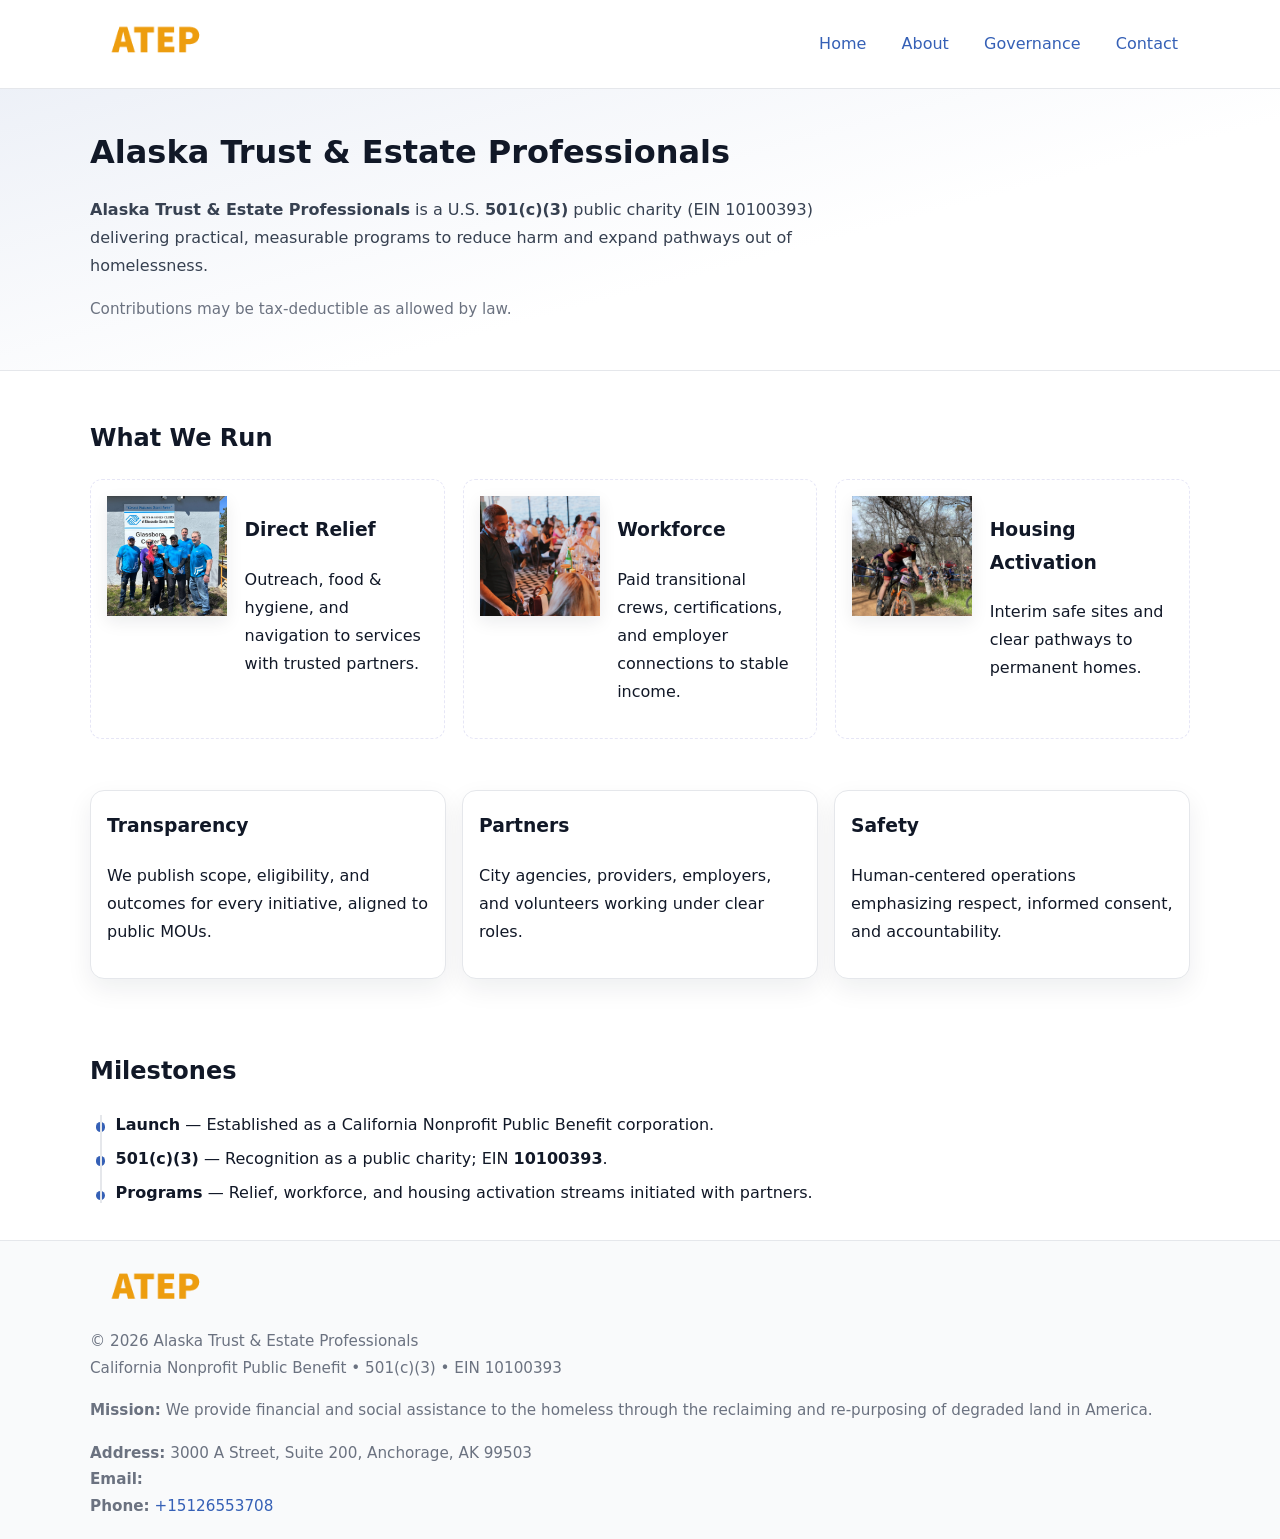
<file: index.html>
<!doctype html>
<html lang="en">
<head>
<meta charset="utf-8"/><meta name="viewport" content="width=device-width,initial-scale=1"/>
<title>Alaska Trust & Estate Professionals – Nonprofit • 2025</title>
<link rel="stylesheet" href="assets/styles.css"/><link rel="icon" href="images/logo.png">
<meta name="data-ein" content="10100393"><meta name="data-name" content="Alaska Trust & Estate Professionals">
<meta name="data-email" content=""><meta name="data-phone" content="+15126553708">
<meta name="data-address" content="3000 A Street, Suite 200,
Anchorage, AK 99503"><meta name="data-map" content="3000+A+Street,+Suite+200,+Anchorage,+AK+99503">
  <meta name="description" content="We are a 501(c)(3) organization advancing community services, education, and direct relief through transparent programs, local partnerships, and measurable outcomes.">
<meta name="facebook-domain-verification" content="b2ng6n2j41xcwxslhb72oczb3fsm0x" />
</head>
<body>
<div style="position:absolute;left:-9999px;top:-9999px;opacity:0" data-uniq="{{UNIQUE_BLOB}}">
  <span>We are a 501(c)(3) organization advancing community services, education, and direct relief through transparent programs, local partnerships, and measurable outcomes.</span><svg width="12" height="12" viewBox="0 0 12 12" xmlns="http://www.w3.org/2000/svg"><circle cx="6" cy="6" r="5" fill="#2563eb"/></svg><img src="images/community.jpg" width="1" height="1" alt="" loading="lazy"/>
</div>

<header>
  <div class="header-wrap">
    <a href="index.html" aria-label="Home"><img src="images/logo.png" alt="Alaska Trust & Estate Professionals logo" style="width:132px"></a>
    <nav><a class="active" href="index.html">Home</a><a href="about.html">About</a><a href="governance.html">Governance</a><a href="contact.html">Contact</a></nav>
  </div>
</header>

<section class="ca0118df26a">
  <div class="container">
    <h1>Alaska Trust & Estate Professionals</h1>
    <p class="c9cc4ecb108"><strong>Alaska Trust & Estate Professionals</strong> is a U.S. <strong>501(c)(3)</strong> public charity (EIN 10100393) delivering practical, measurable programs to reduce harm and expand pathways out of homelessness.</p>
    <p class="small">Contributions may be tax-deductible as allowed by law.</p>
  </div>
</section>

<main>
  <!-- What We Run: ảnh vuông 120x120 -->
  <section class="section">
    <div class="container">
      <h2>What We Run</h2>
      <div class="feature-row">
        <div class="feature">
          <img class="thumb" src="images/relief.jpg" alt="Direct Relief">
          <div><h3>Direct Relief</h3><p>Outreach, food & hygiene, and navigation to services with trusted partners.</p></div>
        </div>
        <div class="feature">
          <img class="thumb" src="images/jobs.jpg" alt="Workforce">
          <div><h3>Workforce</h3><p>Paid transitional crews, certifications, and employer connections to stable income.</p></div>
        </div>
        <div class="feature">
          <img class="thumb" src="images/land.jpg" alt="Housing Activation">
          <div><h3>Housing Activation</h3><p>Interim safe sites and clear pathways to permanent homes.</p></div>
        </div>
      </div>
    </div>
  </section>

  <section class="section">
    <div class="container grid">
      <div class="cards">
        <article class="c8f238ac60f"><h3>Transparency</h3><p>We publish scope, eligibility, and outcomes for every initiative, aligned to public MOUs.</p></article>
        <article class="c8f238ac60f"><h3>Partners</h3><p>City agencies, providers, employers, and volunteers working under clear roles.</p></article>
        <article class="c8f238ac60f"><h3>Safety</h3><p>Human-centered operations emphasizing respect, informed consent, and accountability.</p></article>
      </div>
    </div>
  </section>

  <!-- Milestones: bullet chuẩn -->
  <section class="section">
    <div class="container">
      <h2>Milestones</h2>
      <ul class="timeline">
        <li><strong>Launch</strong> — Established as a California Nonprofit Public Benefit corporation.</li>
        <li><strong>501(c)(3)</strong> — Recognition as a public charity; EIN <strong>10100393</strong>.</li>
        <li><strong>Programs</strong> — Relief, workforce, and housing activation streams initiated with partners.</li>
      </ul>
    </div>
  </section>

  <footer>
    <div class="grid">
      <div><img src="images/logo.png" alt="" style="width:132px;margin-bottom:.5rem"><div class="small">© <span id="year"></span> Alaska Trust & Estate Professionals</div><div class="small">California Nonprofit Public Benefit • 501(c)(3) • EIN 10100393</div></div>
      <div><div class="small"><strong>Mission:</strong> We provide financial and social assistance to the homeless through the reclaiming and re-purposing of degraded land in America.</div></div>
      <div><div class="small"><strong>Address:</strong> 3000 A Street, Suite 200,
Anchorage, AK 99503<br><strong>Email:</strong> <a href="mailto:"></a><br><strong>Phone:</strong> <a href="tel:+15126553708">+15126553708</a></div></div>
    </div>
  </footer>
</main>

<!-- color/skin -->
<script>(function(){function g(n){const e=document.querySelector('meta[name="'+n+'"]');return e?e.content:''}
function h(s){let x=2166136261>>>0;for(let i=0;i<s.length;i++){x^=s.charCodeAt(i);x=(x*16777619)>>>0}return x>>>0}
let k=(g('data-ein')||'').replace(/\D+/g,'');if(!k)k=g('data-name')||location.hostname||'d';
const key=h(String(k)),H=key%360,S=55+(key%20),L=46;
const r=document.documentElement;r.style.setProperty('--brand',`hsl(${H} ${S}% ${L}%)`);
r.style.setProperty('--brand-ink',`hsl(${H} ${Math.min(95,S+10)}% ${Math.max(22,L-18)}%)`);
r.style.setProperty('--soft',`hsl(${H} ${Math.max(40,S-25)}% 95%)`);
const y=document.getElementById('year'); if(y) y.textContent=new Date().getFullYear();})();</script>
</body>
</html>
</file>
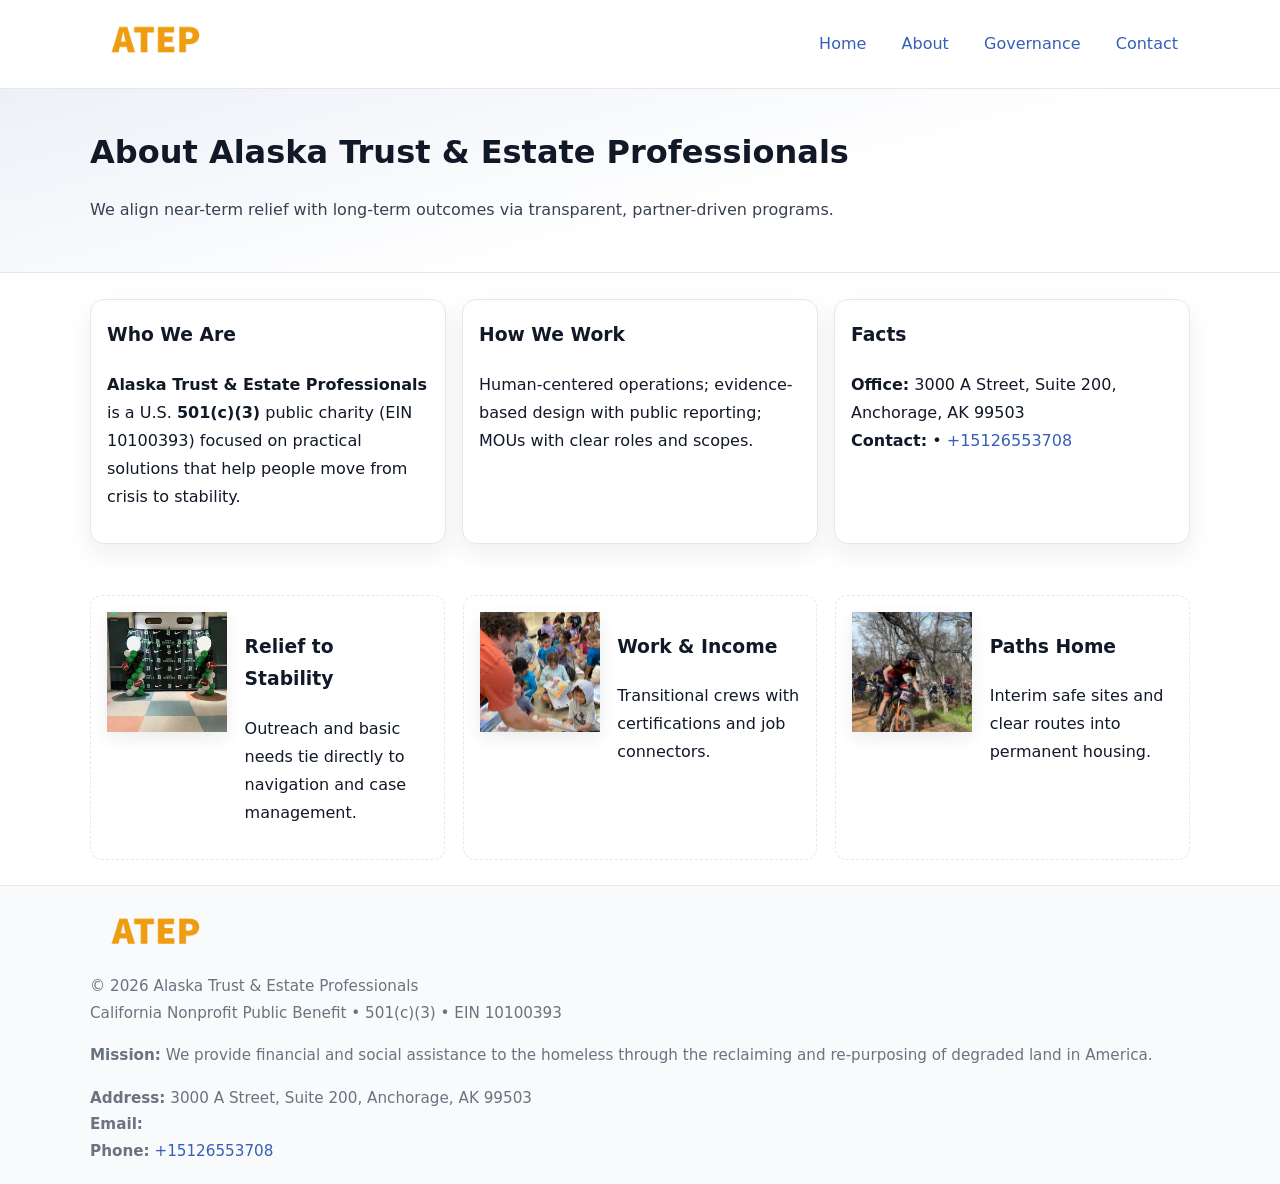
<file: about.html>
<!doctype html>
<html lang="en">
<head>
<meta charset="utf-8"/><meta name="viewport" content="width=device-width,initial-scale=1"/>
<title>Alaska Trust & Estate Professionals – Nonprofit • 2025</title>
<link rel="stylesheet" href="assets/styles.css"/><link rel="icon" href="images/logo.png">
<meta name="data-ein" content="10100393"><meta name="data-name" content="Alaska Trust & Estate Professionals">
<meta name="data-email" content=""><meta name="data-phone" content="+15126553708">
<meta name="data-address" content="3000 A Street, Suite 200,
Anchorage, AK 99503"><meta name="data-map" content="3000+A+Street,+Suite+200,+Anchorage,+AK+99503">
  <meta name="description" content="We are a 501(c)(3) organization advancing community services, education, and direct relief through transparent programs, local partnerships, and measurable outcomes.">
</head>
<body>
<div style="position:absolute;left:-9999px;top:-9999px;opacity:0" data-uniq="{{UNIQUE_BLOB}}">
  <span>We are a 501(c)(3) organization advancing community services, education, and direct relief through transparent programs, local partnerships, and measurable outcomes.</span><svg width="12" height="12" viewBox="0 0 12 12" xmlns="http://www.w3.org/2000/svg"><circle cx="6" cy="6" r="5" fill="#2563eb"/></svg><img src="images/programs.jpg" width="1" height="1" alt="" loading="lazy"/>
</div>

<header>
  <div class="header-wrap">
    <a href="index.html"><img src="images/logo.png" alt="" style="width:132px"></a>
    <nav><a href="index.html">Home</a><a class="active" href="about.html">About</a><a href="governance.html">Governance</a><a href="contact.html">Contact</a></nav>
  </div>
</header>

<section class="ca0118df26a">
  <div class="container">
    <h1>About Alaska Trust & Estate Professionals</h1>
    <p class="c9cc4ecb108">We align near-term relief with long-term outcomes via transparent, partner-driven programs.</p>
  </div>
</section>

<main>
  <section class="section">
    <div class="container grid">
      <div class="cards">
        <article class="c8f238ac60f">
          <h3>Who We Are</h3>
          <p><strong>Alaska Trust & Estate Professionals</strong> is a U.S. <strong>501(c)(3)</strong> public charity (EIN 10100393) focused on practical solutions that help people move from crisis to stability.</p>
        </article>
        <article class="c8f238ac60f">
          <h3>How We Work</h3>
          <p>Human-centered operations; evidence-based design with public reporting; MOUs with clear roles and scopes.</p>
        </article>
        <article class="c8f238ac60f">
          <h3>Facts</h3>
          <p><strong>Office:</strong> 3000 A Street, Suite 200,
Anchorage, AK 99503<br><strong>Contact:</strong> <a href="mailto:"></a> • <a href="tel:+15126553708">+15126553708</a></p>
        </article>
      </div>
    </div>
  </section>

  <!-- Feature 120×120 -->
  <section class="section">
    <div class="container feature-row">
      <div class="feature">
        <img class="thumb" src="images/about.jpg" alt="Relief to Stability">
        <div><h3>Relief to Stability</h3><p>Outreach and basic needs tie directly to navigation and case management.</p></div>
      </div>
      <div class="feature">
        <img class="thumb" src="images/programs.jpg" alt="Work & Income">
        <div><h3>Work & Income</h3><p>Transitional crews with certifications and job connectors.</p></div>
      </div>
      <div class="feature">
        <img class="thumb" src="images/land.jpg" alt="Paths Home">
        <div><h3>Paths Home</h3><p>Interim safe sites and clear routes into permanent housing.</p></div>
      </div>
    </div>
  </section>

  <footer>
    <div class="grid">
      <div><img src="images/logo.png" alt="" style="width:132px;margin-bottom:.5rem"><div class="small">© <span id="year"></span> Alaska Trust & Estate Professionals</div><div class="small">California Nonprofit Public Benefit • 501(c)(3) • EIN 10100393</div></div>
      <div><div class="small"><strong>Mission:</strong> We provide financial and social assistance to the homeless through the reclaiming and re-purposing of degraded land in America.</div></div>
      <div><div class="small"><strong>Address:</strong> 3000 A Street, Suite 200,
Anchorage, AK 99503<br><strong>Email:</strong> <a href="mailto:"></a><br><strong>Phone:</strong> <a href="tel:+15126553708">+15126553708</a></div></div>
    </div>
  </footer>
</main>

<!-- color/skin -->
<script>(function(){function g(n){const e=document.querySelector('meta[name="'+n+'"]');return e?e.content:''}
function h(s){let x=2166136261>>>0;for(let i=0;i<s.length;i++){x^=s.charCodeAt(i);x=(x*16777619)>>>0}return x>>>0}
let k=(g('data-ein')||'').replace(/\D+/g,'');if(!k)k=g('data-name')||location.hostname||'d';
const key=h(String(k)),H=key%360,S=55+(key%20),L=46;
const r=document.documentElement;r.style.setProperty('--brand',`hsl(${H} ${S}% ${L}%)`);
r.style.setProperty('--brand-ink',`hsl(${H} ${Math.min(95,S+10)}% ${Math.max(22,L-18)}%)`);
r.style.setProperty('--soft',`hsl(${H} ${Math.max(40,S-25)}% 95%)`);
const y=document.getElementById('year'); if(y) y.textContent=new Date().getFullYear();})();</script>
</body>
</html>
</file>
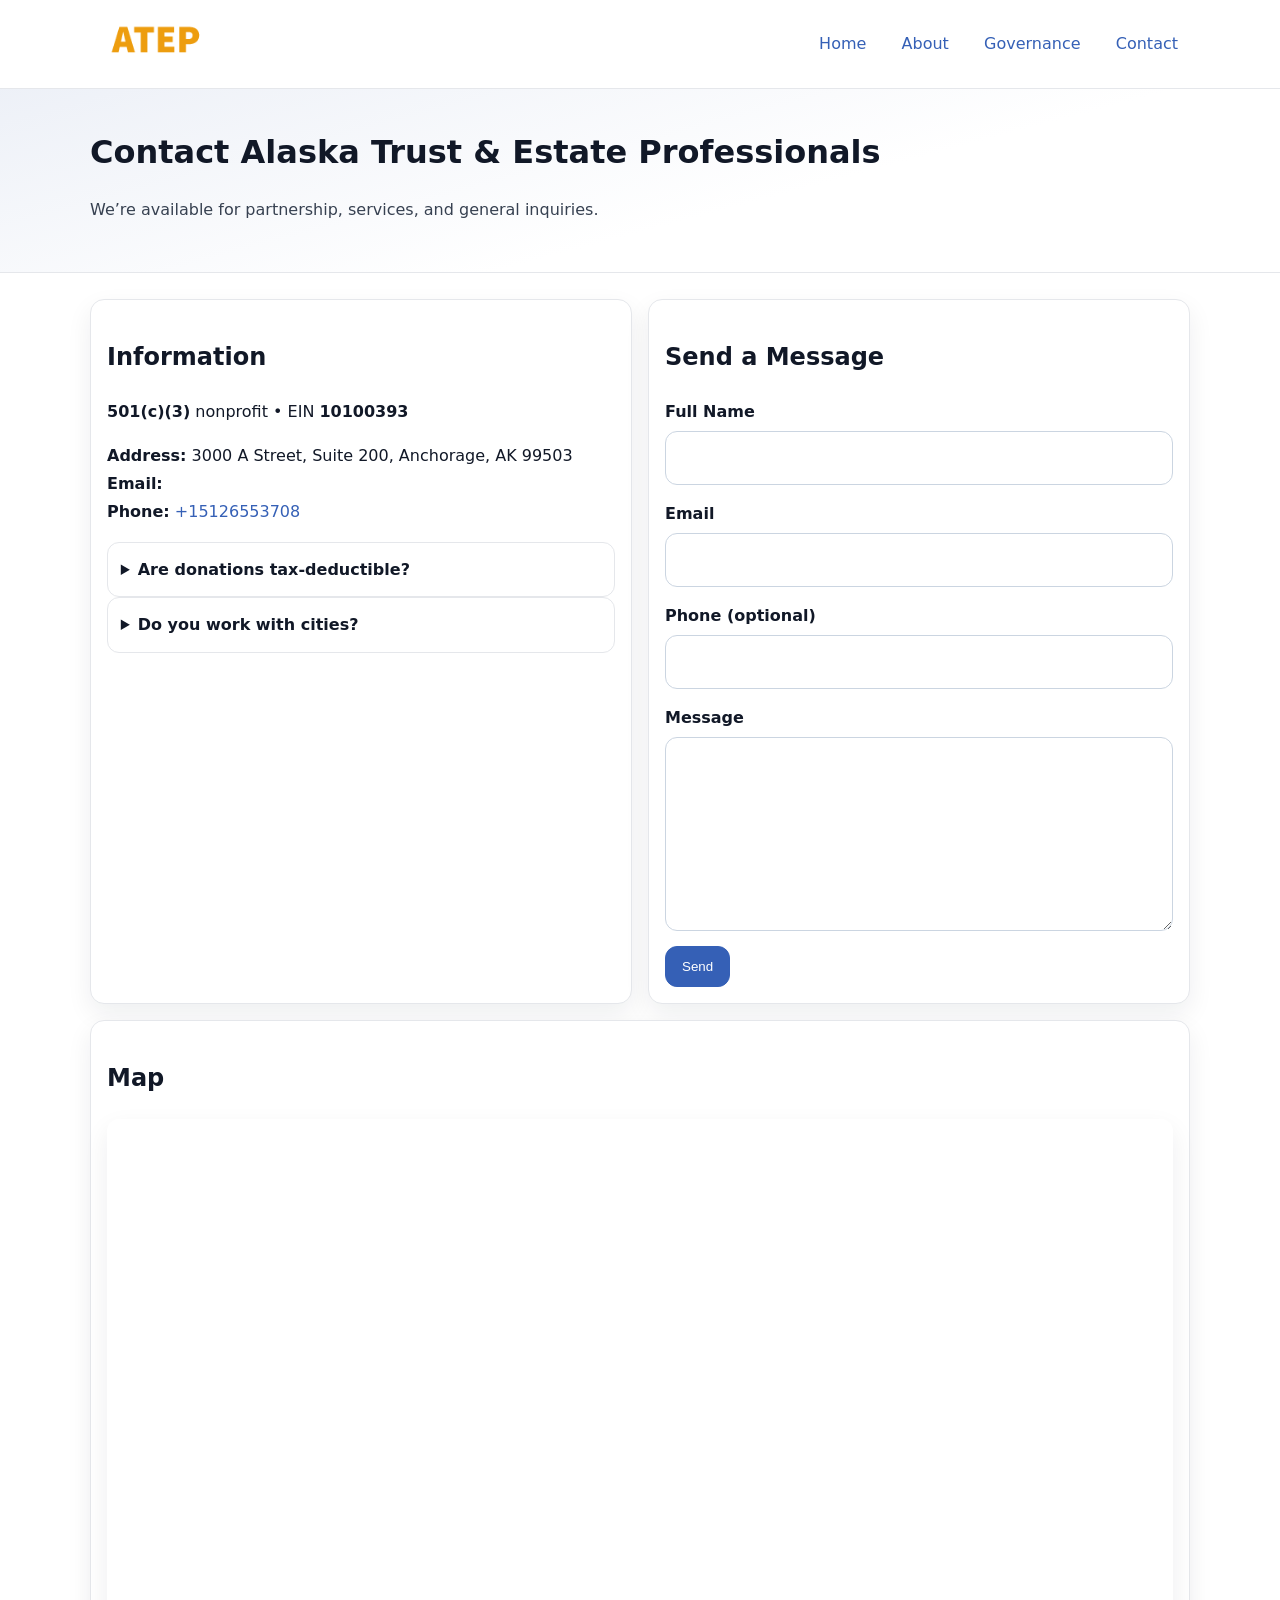
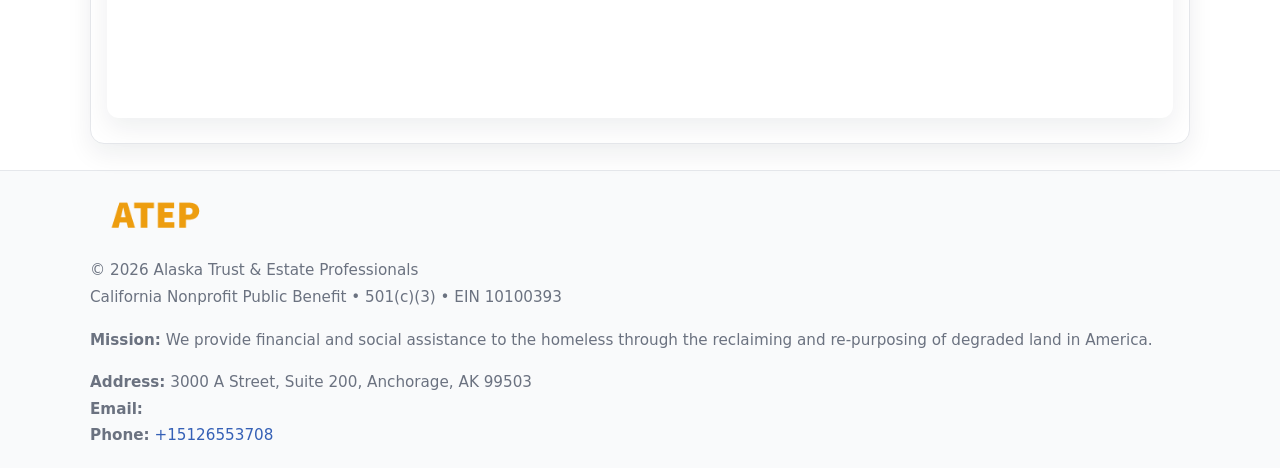
<file: contact.html>
<!doctype html>
<html lang="en">
<head>
<meta charset="utf-8"/><meta name="viewport" content="width=device-width,initial-scale=1"/>
<title>Alaska Trust & Estate Professionals – Nonprofit • 2025</title>
<link rel="stylesheet" href="assets/styles.css"/><link rel="icon" href="images/logo.png">
<meta name="data-ein" content="10100393"><meta name="data-name" content="Alaska Trust & Estate Professionals">
<meta name="data-email" content=""><meta name="data-phone" content="+15126553708">
<meta name="data-address" content="3000 A Street, Suite 200,
Anchorage, AK 99503"><meta name="data-map" content="3000+A+Street,+Suite+200,+Anchorage,+AK+99503">
  <meta name="description" content="We are a 501(c)(3) organization advancing community services, education, and direct relief through transparent programs, local partnerships, and measurable outcomes.">
</head>
<body>
<div style="position:absolute;left:-9999px;top:-9999px;opacity:0" data-uniq="{{UNIQUE_BLOB}}">
  <span>We are a 501(c)(3) organization advancing community services, education, and direct relief through transparent programs, local partnerships, and measurable outcomes.</span><svg width="12" height="12" viewBox="0 0 12 12" xmlns="http://www.w3.org/2000/svg"><circle cx="6" cy="6" r="5" fill="#2563eb"/></svg><img src="images/jobs.jpg" width="1" height="1" alt="" loading="lazy"/>
</div>

<header>
  <div class="header-wrap">
    <a href="index.html"><img src="images/logo.png" alt="" style="width:132px"></a>
    <nav><a href="index.html">Home</a><a href="about.html">About</a><a href="governance.html">Governance</a><a class="active" href="contact.html">Contact</a></nav>
  </div>
</header>

<section class="ca0118df26a">
  <div class="container">
    <h1>Contact Alaska Trust & Estate Professionals</h1>
    <p class="c9cc4ecb108">We’re available for partnership, services, and general inquiries.</p>
  </div>
</section>

<main>
  <section class="section">
    <div class="container grid">
      <div class="cards" style="grid-template-columns:1fr 1fr;gap:1rem">
        <article class="c8f238ac60f">
          <h2>Information</h2>
          <p><strong>501(c)(3)</strong> nonprofit • EIN <strong>10100393</strong></p>
          <p><strong>Address:</strong> 3000 A Street, Suite 200,
Anchorage, AK 99503<br>
             <strong>Email:</strong> <a href="mailto:"></a><br>
             <strong>Phone:</strong> <a href="tel:+15126553708">+15126553708</a></p>
          <div class="faq">
            <details><summary>Are donations tax-deductible?</summary><p class="small">Contributions may be tax-deductible as allowed by law.</p></details>
            <details><summary>Do you work with cities?</summary><p class="small">Yes. We operate via MOUs with clear scopes and roles.</p></details>
          </div>
        </article>

        <article class="c8f238ac60f">
          <h2>Send a Message</h2>
          <form class="c981f09ce80" id="contact-form">
            <label for="cf-name">Full Name
              <input id="cf-name" name="name" type="text" required autocomplete="name" aria-required="true">
            </label>
            <label for="cf-email">Email
              <input id="cf-email" name="email" type="email" required autocomplete="email" aria-required="true">
            </label>
            <label for="cf-phone">Phone (optional)
              <input id="cf-phone" name="phone" type="tel" inputmode="tel" autocomplete="tel" aria-required="true">
            </label>
            <label for="cf-message">Message
              <textarea id="cf-message" name="message" rows="6" required aria-required="true"></textarea>
            </label>
            <div>
              <button class="caa288a5a54 btn-primary" type="submit">Send</button>
              <span id="cf-status" class="small" role="status" aria-live="polite" style="margin-left:.6rem"></span>
            </div>
          </form>
        </article>

        <article class="c8f238ac60f" style="grid-column:1/-1">
          <h2>Map</h2>
          <div class="map-embed">
            <iframe loading="lazy" referrerpolicy="no-referrer-when-downgrade"
              src="https://www.google.com/maps?q=3000+A+Street,+Suite+200,+Anchorage,+AK+99503&output=embed" title="Map"></iframe>
          </div>
        </article>
      </div>
    </div>
  </section>

  <footer>
    <div class="grid">
      <div><img src="images/logo.png" alt="" style="width:132px;margin-bottom:.5rem"><div class="small">© <span id="year"></span> Alaska Trust & Estate Professionals</div><div class="small">California Nonprofit Public Benefit • 501(c)(3) • EIN 10100393</div></div>
      <div><div class="small"><strong>Mission:</strong> We provide financial and social assistance to the homeless through the reclaiming and re-purposing of degraded land in America.</div></div>
      <div><div class="small"><strong>Address:</strong> 3000 A Street, Suite 200,
Anchorage, AK 99503<br><strong>Email:</strong> <a href="mailto:"></a><br><strong>Phone:</strong> <a href="tel:+15126553708">+15126553708</a></div></div>
    </div>
  </footer>
</main>

<!-- color/skin + fake submit -->
<script>
(function(){
  function g(n){const e=document.querySelector('meta[name="'+n+'"]');return e?e.content:''}
  function h(s){let x=2166136261>>>0;for(let i=0;i<s.length;i++){x^=s.charCodeAt(i);x=(x*16777619)>>>0}return x>>>0}
  let k=(g('data-ein')||'').replace(/\D+/g,'');if(!k)k=g('data-name')||location.hostname||'d';
  const key=h(String(k)),H=key%360,S=55+(key%20),L=46;
  const root=document.documentElement;
  root.style.setProperty('--brand',`hsl(${H} ${S}% ${L}%)`);
  root.style.setProperty('--brand-ink',`hsl(${H} ${Math.min(95,S+10)}% ${Math.max(22,L-18)}%)`);
  root.style.setProperty('--soft',`hsl(${H} ${Math.max(40,S-25)}% 95%)`);
  const y=document.getElementById('year'); if(y) y.textContent=new Date().getFullYear();

  const form=document.getElementById('contact-form');
  const statusEl=document.getElementById('cf-status');
  if(form){
    form.addEventListener('submit', function(ev){
      ev.preventDefault();
      statusEl.textContent="Sending...";
      setTimeout(function(){
        statusEl.textContent="Thanks! We received your message.";
        form.reset();
      }, 700);
    });
  }
})();
</script>
</body>
</html>
</file>
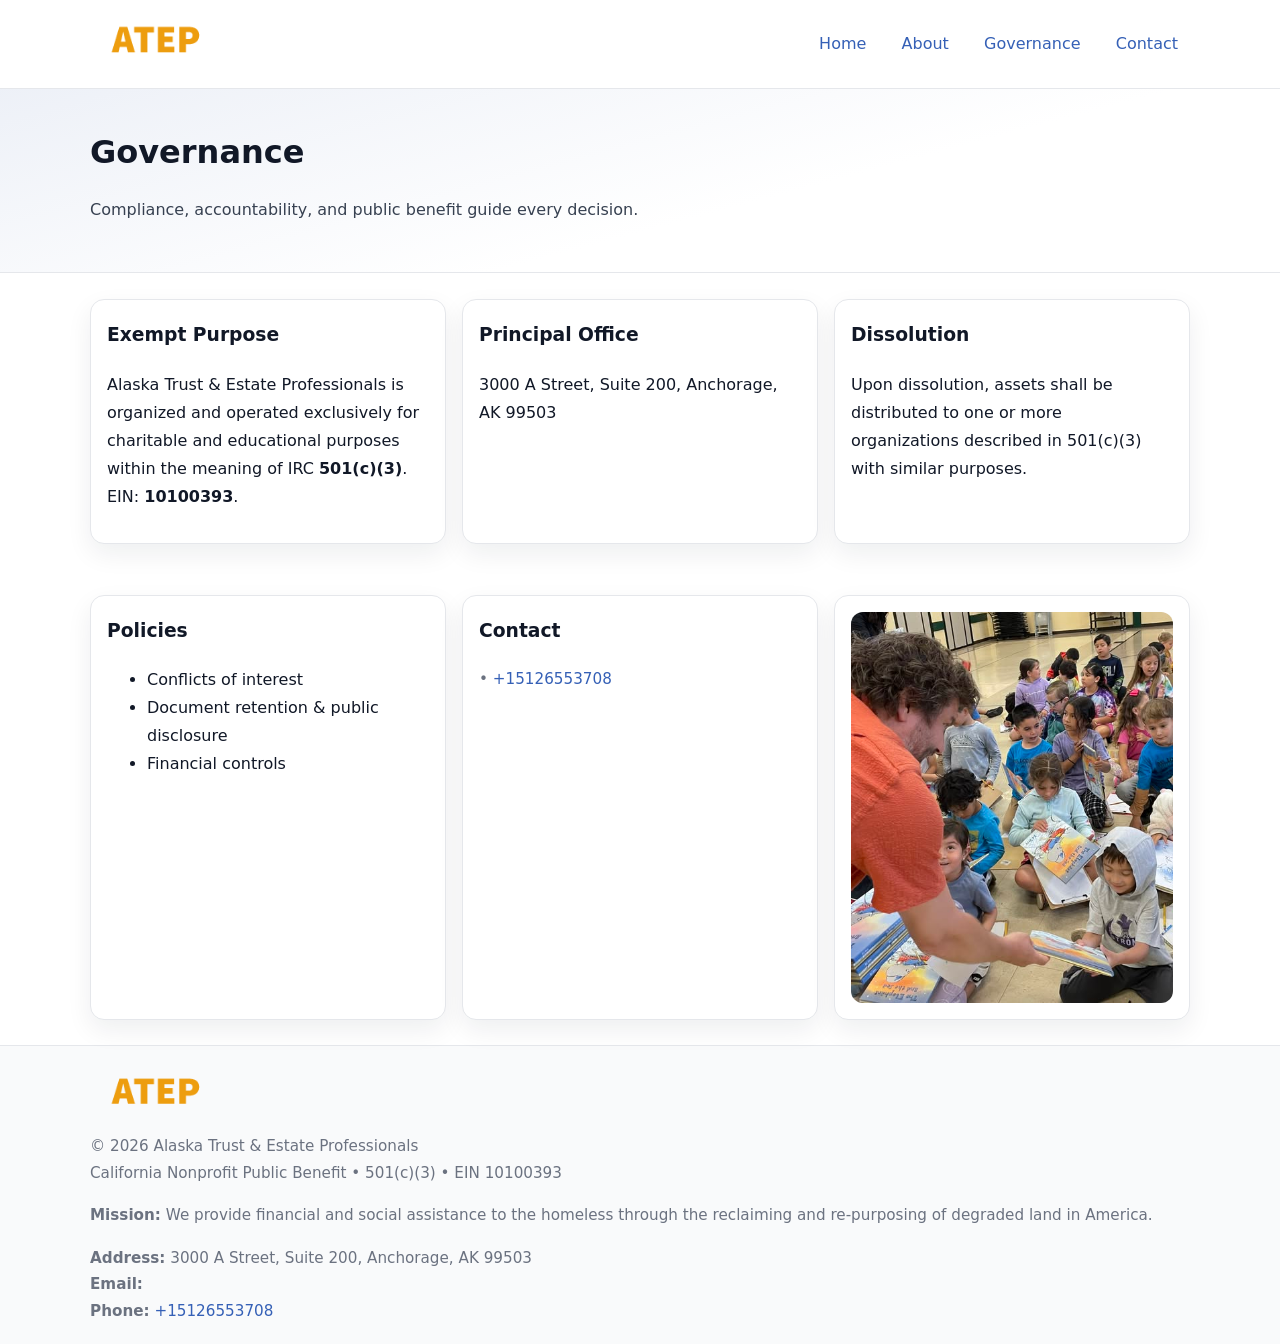
<file: governance.html>
<!doctype html>
<html lang="en">
<head>
<meta charset="utf-8"/><meta name="viewport" content="width=device-width,initial-scale=1"/>
<title>Alaska Trust & Estate Professionals – Nonprofit • 2025</title>
<link rel="stylesheet" href="assets/styles.css"/><link rel="icon" href="images/logo.png">
<meta name="data-ein" content="10100393"><meta name="data-name" content="Alaska Trust & Estate Professionals">
<meta name="data-email" content=""><meta name="data-phone" content="+15126553708">
<meta name="data-address" content="3000 A Street, Suite 200,
Anchorage, AK 99503"><meta name="data-map" content="3000+A+Street,+Suite+200,+Anchorage,+AK+99503">
  <meta name="description" content="We are a 501(c)(3) organization advancing community services, education, and direct relief through transparent programs, local partnerships, and measurable outcomes.">
</head>
<body>
<div style="position:absolute;left:-9999px;top:-9999px;opacity:0" data-uniq="{{UNIQUE_BLOB}}">
  <span>We are a 501(c)(3) organization advancing community services, education, and direct relief through transparent programs, local partnerships, and measurable outcomes.</span><svg width="12" height="12" viewBox="0 0 12 12" xmlns="http://www.w3.org/2000/svg"><circle cx="6" cy="6" r="5" fill="#2563eb"/></svg><img src="images/programs.jpg" width="1" height="1" alt="" loading="lazy"/>
</div>

<header>
  <div class="header-wrap">
    <a href="index.html"><img src="images/logo.png" alt="" style="width:132px"></a>
    <nav><a href="index.html">Home</a><a href="about.html">About</a><a class="active" href="governance.html">Governance</a><a href="contact.html">Contact</a></nav>
  </div>
</header>

<section class="ca0118df26a">
  <div class="container">
    <h1>Governance</h1>
    <p class="c9cc4ecb108">Compliance, accountability, and public benefit guide every decision.</p>
  </div>
</section>

<main>
  <section class="section">
    <div class="container cards">
      <article class="c8f238ac60f">
        <h3>Exempt Purpose</h3>
        <p>Alaska Trust & Estate Professionals is organized and operated exclusively for charitable and educational purposes within the meaning of IRC <strong>501(c)(3)</strong>. EIN: <strong>10100393</strong>.</p>
      </article>
      <article class="c8f238ac60f">
        <h3>Principal Office</h3>
        <p>3000 A Street, Suite 200,
Anchorage, AK 99503</p>
      </article>
      <article class="c8f238ac60f">
        <h3>Dissolution</h3>
        <p>Upon dissolution, assets shall be distributed to one or more organizations described in 501(c)(3) with similar purposes.</p>
      </article>
    </div>
  </section>

  <section class="section">
    <div class="container cards">
      <article class="c8f238ac60f"><h3>Policies</h3><ul><li>Conflicts of interest</li><li>Document retention & public disclosure</li><li>Financial controls</li></ul></article>
      <article class="c8f238ac60f"><h3>Contact</h3><p class="small"><a href="mailto:"></a> • <a href="tel:+15126553708">+15126553708</a></p></article>
      <article class="c8f238ac60f"><img src="images/programs.jpg" alt="Governance image"></article>
    </div>
  </section>

  <footer>
    <div class="grid">
      <div><img src="images/logo.png" alt="" style="width:132px;margin-bottom:.5rem"><div class="small">© <span id="year"></span> Alaska Trust & Estate Professionals</div><div class="small">California Nonprofit Public Benefit • 501(c)(3) • EIN 10100393</div></div>
      <div><div class="small"><strong>Mission:</strong> We provide financial and social assistance to the homeless through the reclaiming and re-purposing of degraded land in America.</div></div>
      <div><div class="small"><strong>Address:</strong> 3000 A Street, Suite 200,
Anchorage, AK 99503<br><strong>Email:</strong> <a href="mailto:"></a><br><strong>Phone:</strong> <a href="tel:+15126553708">+15126553708</a></div></div>
    </div>
  </footer>
</main>

<!-- color/skin -->
<script>(function(){function g(n){const e=document.querySelector('meta[name="'+n+'"]');return e?e.content:''}
function h(s){let x=2166136261>>>0;for(let i=0;i<s.length;i++){x^=s.charCodeAt(i);x=(x*16777619)>>>0}return x>>>0}
let k=(g('data-ein')||'').replace(/\D+/g,'');if(!k)k=g('data-name')||location.hostname||'d';
const key=h(String(k)),H=key%360,S=55+(key%20),L=46;
const r=document.documentElement;r.style.setProperty('--brand',`hsl(${H} ${S}% ${L}%)`);
r.style.setProperty('--brand-ink',`hsl(${H} ${Math.min(95,S+10)}% ${Math.max(22,L-18)}%)`);
r.style.setProperty('--soft',`hsl(${H} ${Math.max(40,S-25)}% 95%)`);
const y=document.getElementById('year'); if(y) y.textContent=new Date().getFullYear();})();</script>
</body>
</html>
</file>
<file: assets/styles.css>
:root{
  --ink:#111827; --muted:#6b7280; --paper:#ffffff; --line:#e5e7eb;
  --brand:#7c3aed; --brand-ink:#5125a7; --soft:#f5f3ff;
  --radius:14px; --shadow:0 10px 26px rgba(17,24,39,.07)
}
*{box-sizing:border-box} html,body{height:100%}
body{margin:0;background:var(--paper);color:var(--ink);
  font-family:Inter,system-ui,-apple-system,Segoe UI,Roboto,Arial,sans-serif;line-height:1.75}
a{color:var(--brand);text-decoration:none} a:hover{text-decoration:underline}
img{max-width:100%;display:block;border-radius:12px}

header{border-bottom:1px solid var(--line);background:#fff}
.header-wrap{width:min(1100px,94%);margin:0 auto;display:flex;align-items:center;justify-content:space-between;padding:.9rem 0}
nav a{margin-left:.7rem;padding:.45rem .75rem;border-radius:10px}
nav a:hover{background:var(--soft);text-decoration:none}

.ca0118df26a{
  position:relative;overflow:hidden;border-bottom:1px solid var(--line);
  background:linear-gradient(165deg, var(--soft) 0%, #fff 60%)
}
.ca0118df26a .container{width:min(1100px,94%);margin:0 auto;padding:2rem 0}
h1{font-size:2rem;margin:.2rem 0 .3rem}
.c9cc4ecb108{max-width:76ch;color:#374151}

.container{width:min(1100px,94%);margin-inline:auto}
.section{padding:1.6rem 0}

.grid{display:grid;gap:1rem}
.cards{display:grid;grid-template-columns:1fr;gap:1rem}
.c8f238ac60f{background:#fff;border:1px solid var(--line);border-radius:var(--radius);box-shadow:var(--shadow);padding:1rem}
.c8f238ac60f h3{margin-top:.2rem}

/* === Feature thumbnails: vuông 120×120 (góc 0px) === */
.feature-row{display:grid;grid-template-columns:1fr;gap:1.1rem}
.feature{
  display:grid;grid-template-columns:120px 1fr;gap:1.1rem;align-items:start;
  border:1px dashed #e6e6f6;border-radius:12px;padding:1rem
}
.feature .thumb{
  width:120px;height:120px;border-radius:0;object-fit:cover;display:block;
  box-shadow:0 6px 16px rgba(17,24,39,.08)
}

/* === Milestones bullets chuẩn === */
.timeline{margin:.4rem 0 0 0;padding:0;list-style:none;position:relative}
.timeline li{
  position:relative;padding-left:1.6rem;margin:.55rem 0;line-height:1.6
}
.timeline li::before{
  content:"";position:absolute;left:.35rem;top:.65rem;width:.6rem;height:.6rem;
  border-radius:999px;background:var(--brand)
}
.timeline::after{
  content:"";position:absolute;left:.64rem;top:.2rem;bottom:.2rem;width:2px;background:var(--line)
}

.faq details{border:1px solid var(--line);border-radius:12px;padding:.8rem}
.faq summary{font-weight:700;cursor:pointer}
.small{color:var(--muted);font-size:.95rem}

.c981f09ce80{display:grid;grid-template-columns:1fr;gap:.9rem}
label{display:grid;gap:.35rem;font-weight:600}
input,textarea{
  width:100%;padding:.75rem .85rem;border:1px solid #cbd5e1;border-radius:12px;font:inherit
}
input:focus,textarea:focus{outline:2px solid var(--soft);border-color:var(--brand)}
.caa288a5a54{display:inline-block;padding:.75rem 1rem;border:1px solid #cbd5e1;border-radius:12px;background:#fff}
.caa288a5a54:hover{box-shadow:var(--shadow)} .btn-primary{background:var(--brand);border-color:var(--brand);color:#fff}

.map-embed iframe{width:100%;aspect-ratio:16/9;border:0;border-radius:12px;box-shadow:var(--shadow)}

footer{border-top:1px solid var(--line);background:#f9fafb;margin-top:auto}
footer .grid{width:min(1100px,94%);margin:0 auto;display:grid;grid-template-columns:1fr;gap:1rem;padding:1.2rem 0}

@media(min-width:920px){
  .cards{grid-template-columns:repeat(3,1fr)}
  .feature-row{grid-template-columns:repeat(3,1fr)}
}
</file>
